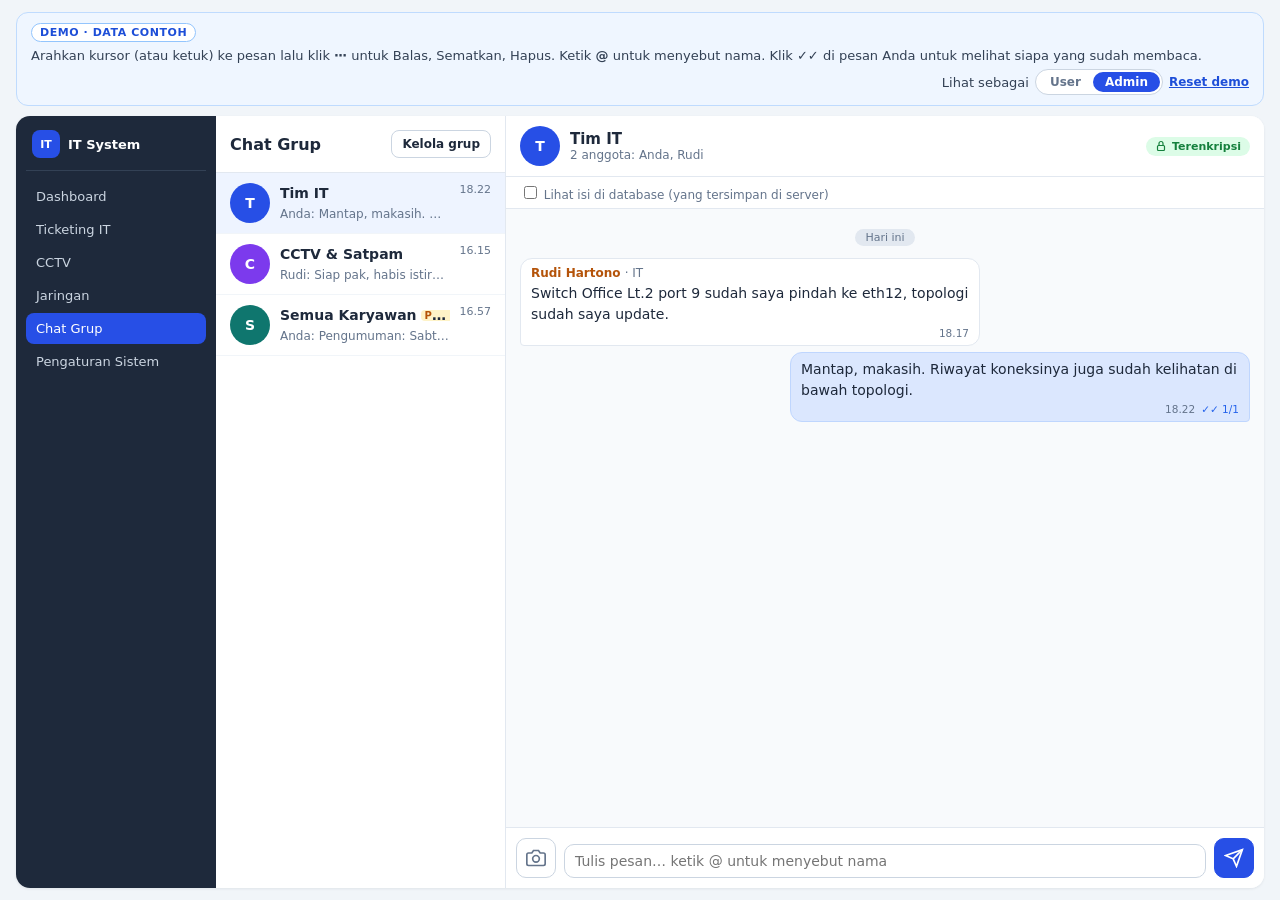
<file: assets/demo/chat.html>
<!doctype html><html lang="id"><head><meta charset="utf-8"><meta name="viewport" content="width=device-width,initial-scale=1"><title>Chat Grup (demo)</title>
<style>body{margin:0;font:14px system-ui}img{max-width:100%}[hidden]{display:none!important}</style>
<style>
/* Replika tampilan IT System (tema terang, seperti aplikasinya): sidebar gelap, daftar grup + ruang chat. */
:root {
  --bg: #f1f5f9; --panel: #ffffff; --ink: #1e293b; --muted: #64748b; --line: #e2e8f0;
  --brand: #274fe6; --brand-d: #1f3dd1; --brand-50: #eef4ff; --brand-100: #dbe7fe;
  --side: #1e293b; --side-ink: #cbd5e1; --mine: #dbe7fe; --theirs: #ffffff;
  --ok: #15803d; --ok-bg: #dcfce7; --warn: #b45309; --warn-bg: #fef3c7; --bad: #b91c1c; --bad-bg: #fee2e2;
  --demo: #1d4ed8; --demo-bg: #eff6ff; --mention: #fef08a;
  --font: ui-sans-serif, system-ui, -apple-system, "Segoe UI", Roboto, sans-serif;
  --mono: ui-monospace, "Cascadia Mono", Consolas, monospace;
  color-scheme: light;
}
html, body { height: 100%; }
body { background: var(--bg); color: var(--ink); font-family: var(--font); padding-left: max(16px, env(safe-area-inset-left, 0px)); padding-right: max(16px, env(safe-area-inset-right, 0px)); padding-block: 12px; box-sizing: border-box; display: flex; flex-direction: column; gap: 10px; }
*, *::before, *::after { box-sizing: border-box; }
button, input, select, textarea { font: inherit; color: inherit; }
button { cursor: pointer; }
:focus-visible { outline: 2px solid var(--brand); outline-offset: 2px; }

.demo-head { display: flex; flex-wrap: wrap; gap: 6px 14px; align-items: center; background: var(--demo-bg); border: 1px solid #bfdbfe; border-radius: 12px; padding: 10px 14px; font-size: 13px; color: #334155; }
.demo-chip { font-size: 11px; letter-spacing: .05em; text-transform: uppercase; font-weight: 700; color: var(--demo); border: 1px solid #93c5fd; border-radius: 999px; padding: 2px 8px; background: #fff; }
.demo-head .who { margin-left: auto; display: flex; flex-wrap: wrap; gap: 6px; align-items: center; }
.seg { display: inline-flex; background: #fff; border: 1px solid #cbd5e1; border-radius: 999px; padding: 2px; }
.seg button { border: 0; background: none; padding: 3px 12px; border-radius: 999px; font-size: 12px; font-weight: 600; color: var(--muted); }
.seg button[aria-pressed="true"] { background: var(--brand); color: #fff; }
.linkbtn { border: 0; background: none; color: var(--demo); font-weight: 600; text-decoration: underline; padding: 0; font-size: 12px; }

.app { flex: 1; min-height: 540px; display: grid; grid-template-columns: 200px 290px 1fr; background: var(--panel); border-radius: 14px; overflow: hidden; box-shadow: 0 1px 3px rgba(15,23,42,.08); position: relative; }
.nav { background: var(--side); color: var(--side-ink); padding: 14px 10px; display: flex; flex-direction: column; gap: 2px; font-size: 13px; }
.nav .brandrow { display: flex; align-items: center; gap: 8px; color: #fff; font-weight: 600; padding: 0 6px 12px; border-bottom: 1px solid #334155; margin-bottom: 8px; }
.nav .logo { width: 28px; height: 28px; border-radius: 8px; background: var(--brand); display: grid; place-items: center; font-size: 11px; font-weight: 700; }
.nav a { display: flex; align-items: center; gap: 10px; padding: 8px 10px; border-radius: 8px; color: var(--side-ink); text-decoration: none; }
.nav a.on { background: var(--brand); color: #fff; }
.cnt { margin-left: auto; background: #ef4444; color: #fff; font-size: 10px; font-weight: 700; border-radius: 999px; padding: 1px 6px; }

.groups { border-right: 1px solid var(--line); display: flex; flex-direction: column; min-width: 0; }
.groups header { padding: 14px; border-bottom: 1px solid var(--line); display: flex; align-items: center; gap: 8px; }
.groups header h2 { margin: 0; font-size: 16px; }
.btn { border: 1px solid #cbd5e1; background: #fff; border-radius: 8px; padding: 6px 10px; font-size: 12px; font-weight: 600; }
.btn:hover { background: #f8fafc; }
.btn.pri { background: var(--brand); border-color: var(--brand); color: #fff; }
.btn.pri:hover { background: var(--brand-d); }
.btn.danger { color: var(--bad); border-color: #fecaca; }
.glist { overflow-y: auto; flex: 1; }
.gitem { width: 100%; text-align: left; border: 0; background: none; display: grid; grid-template-columns: 40px 1fr auto; gap: 2px 10px; padding: 10px 14px; border-bottom: 1px solid #f1f5f9; align-items: center; }
.gitem:hover { background: #f8fafc; }
.gitem.on { background: var(--brand-50); }
.av { width: 40px; height: 40px; border-radius: 50%; display: grid; place-items: center; font-weight: 700; font-size: 14px; color: #fff; grid-row: span 2; flex-shrink: 0; }
.gitem b { font-size: 14px; overflow: hidden; text-overflow: ellipsis; white-space: nowrap; }
.gitem .last { grid-column: 2; font-size: 12px; color: var(--muted); overflow: hidden; text-overflow: ellipsis; white-space: nowrap; }
.gitem .t { font-size: 11px; color: var(--muted); align-self: start; }
.gitem .badges { grid-column: 3; justify-self: end; display: flex; gap: 4px; }
.gitem .unread { background: var(--brand); color: #fff; font-size: 10px; font-weight: 700; border-radius: 999px; padding: 1px 6px; }
.gitem .at { background: #f59e0b; color: #fff; font-size: 10px; font-weight: 700; border-radius: 999px; padding: 1px 5px; }
.tag { font-size: 10px; font-weight: 700; color: var(--warn); background: var(--warn-bg); border-radius: 4px; padding: 0 4px; margin-left: 4px; vertical-align: 1px; }

.room { display: flex; flex-direction: column; min-width: 0; background: #f8fafc; }
.room > header { background: #fff; border-bottom: 1px solid var(--line); padding: 10px 14px; display: flex; align-items: center; gap: 10px; }
.room header .meta { min-width: 0; flex: 1; }
.room header b { display: block; font-size: 15px; }
.room header small { color: var(--muted); font-size: 12px; display: block; overflow: hidden; text-overflow: ellipsis; white-space: nowrap; }
.lock { display: inline-flex; align-items: center; gap: 5px; font-size: 11px; font-weight: 600; color: var(--ok); background: var(--ok-bg); border-radius: 999px; padding: 3px 9px; white-space: nowrap; }
.pinbar { display: flex; gap: 8px; align-items: center; background: #fffbeb; border-bottom: 1px solid #fde68a; padding: 7px 14px; font-size: 13px; }
.pinbar button.go { border: 0; background: none; text-align: left; flex: 1; min-width: 0; padding: 0; overflow: hidden; text-overflow: ellipsis; white-space: nowrap; }
.opts { padding: 6px 14px; font-size: 12px; color: var(--muted); background: #fff; border-bottom: 1px solid var(--line); display: flex; flex-wrap: wrap; gap: 4px 16px; }
.msgs { flex: 1; overflow-y: auto; padding: 14px; display: flex; flex-direction: column; gap: 6px; }
.day { align-self: center; font-size: 11px; color: var(--muted); background: #e2e8f0; border-radius: 999px; padding: 2px 10px; margin: 6px 0; }
.sys { align-self: center; font-size: 12px; color: var(--muted); text-align: center; max-width: 85%; background: #eef2f7; border-radius: 8px; padding: 3px 10px; }
.m { position: relative; max-width: min(72%, 460px); background: var(--theirs); border: 1px solid var(--line); border-radius: 12px 12px 12px 4px; padding: 6px 10px 4px; align-self: flex-start; font-size: 14px; line-height: 1.45; overflow-wrap: anywhere; }
.m.me { align-self: flex-end; background: var(--mine); border-color: #bfd6fe; border-radius: 12px 12px 4px 12px; }
.m.flash { box-shadow: 0 0 0 3px #fde047; }
.m .from { font-size: 12px; font-weight: 700; margin-bottom: 1px; padding-right: 22px; }
.m .foot { display: flex; gap: 6px; justify-content: flex-end; align-items: center; font-size: 10.5px; color: var(--muted); margin-top: 2px; font-variant-numeric: tabular-nums; }
.m .readbtn { border: 0; background: none; padding: 0; font-size: 10.5px; color: var(--muted); }
.m .readbtn.all { color: #2563eb; }
.m img { display: block; border-radius: 8px; margin: 4px 0 2px; max-height: 240px; width: auto; cursor: zoom-in; }
.m .size { font-size: 10.5px; color: var(--muted); }
.m .del { font-style: italic; color: var(--muted); }
.m .cipher { display: none; font-family: var(--mono); font-size: 10.5px; color: #7c3aed; background: #f5f3ff; border-radius: 6px; padding: 4px 6px; margin-top: 4px; word-break: break-all; }
.show-cipher .m .cipher { display: block; }
.m .quote { border-left: 3px solid var(--brand); background: rgba(39,79,230,.06); border-radius: 4px; padding: 3px 8px; margin: 2px 0 4px; font-size: 12.5px; cursor: pointer; }
.m .quote b { display: block; font-size: 11.5px; color: var(--brand); }
.mention { background: var(--mention); border-radius: 3px; padding: 0 2px; font-weight: 600; }
.m .more { position: absolute; top: 3px; right: 4px; border: 0; background: none; width: 22px; height: 22px; border-radius: 6px; color: var(--muted); opacity: 0; font-size: 15px; line-height: 1; }
.m:hover .more, .m:focus-within .more, .m .more[aria-expanded="true"] { opacity: 1; }
@media (hover: none) { .m .more { opacity: .7; } }
.m .more:hover { background: rgba(15,23,42,.06); }
.card { display: flex; gap: 10px; align-items: flex-start; border: 1px solid var(--line); border-radius: 10px; background: #fff; padding: 8px 10px; margin: 4px 0 2px; text-decoration: none; color: inherit; }
.card:hover { border-color: #93b9fd; }
.card .ci { width: 34px; height: 34px; border-radius: 8px; display: grid; place-items: center; flex-shrink: 0; font-weight: 700; font-size: 11px; }
.card b { display: block; font-size: 13px; }
.card small { display: block; font-size: 12px; color: var(--muted); }
.card .open { font-size: 12px; color: var(--brand); font-weight: 600; margin-top: 2px; display: block; }

.menu { position: absolute; background: #fff; border: 1px solid var(--line); border-radius: 12px; box-shadow: 0 8px 24px rgba(15,23,42,.16); padding: 6px; display: flex; flex-direction: column; min-width: 190px; z-index: 30; }
.menu button { border: 0; background: none; display: flex; align-items: center; gap: 10px; padding: 8px 10px; border-radius: 8px; text-align: left; font-size: 13.5px; }
.menu button:hover, .menu button:focus-visible { background: var(--brand-50); }
.menu button.red { color: var(--bad); }
.menu button:disabled { color: #94a3b8; cursor: not-allowed; background: none; }
.menu svg { width: 18px; height: 18px; color: var(--brand); flex-shrink: 0; }
.menu small { display: block; font-size: 11.5px; color: var(--muted); }
.menu h5 { margin: 4px 10px 2px; font-size: 11px; text-transform: uppercase; letter-spacing: .05em; color: var(--muted); }
.menu .ppl { font-size: 13px; padding: 2px 10px; display: flex; justify-content: space-between; gap: 10px; }
.menu .ppl span { color: var(--muted); font-size: 12px; }

.typing { font-size: 12px; color: var(--muted); padding: 0 14px 4px; min-height: 18px; }
.replybar, .pending { display: flex; gap: 10px; align-items: center; font-size: 12.5px; padding: 6px 10px; border-top: 1px solid var(--line); background: #fff; }
.replybar .q { border-left: 3px solid var(--brand); padding-left: 8px; min-width: 0; flex: 1; overflow: hidden; text-overflow: ellipsis; white-space: nowrap; }
.replybar .q b { color: var(--brand); }
.pending { background: var(--warn-bg); color: var(--warn); border-color: #fde68a; }
.pending img { width: 44px; height: 44px; object-fit: cover; border-radius: 6px; }
.compose { background: #fff; border-top: 1px solid var(--line); padding: 10px; display: flex; gap: 8px; align-items: flex-end; position: relative; }
.compose textarea { flex: 1; min-width: 0; resize: none; border: 1px solid #cbd5e1; border-radius: 10px; padding: 8px 10px; font-size: 14px; max-height: 120px; }
.readonly { background: #fff; border-top: 1px solid var(--line); padding: 14px; font-size: 13px; color: var(--muted); text-align: center; }
.icon-btn { width: 40px; height: 40px; border-radius: 10px; border: 1px solid #cbd5e1; background: #fff; display: grid; place-items: center; flex-shrink: 0; color: var(--muted); }
.icon-btn.send { background: var(--brand); border-color: var(--brand); color: #fff; }
.icon-btn svg { width: 20px; height: 20px; }
.icon-btn.back { display: none; }
.mentions { position: absolute; bottom: calc(100% + 4px); left: 58px; }

.panel { position: fixed; inset: 0; background: rgba(15,23,42,.45); display: flex; align-items: center; justify-content: center; padding: 16px; z-index: 50; }
.panel .box { background: #fff; border-radius: 14px; width: min(680px, 100%); max-height: 88vh; overflow-y: auto; padding: 18px; display: flex; flex-direction: column; gap: 16px; }
.panel h3 { margin: 0; font-size: 17px; }
.panel h4 { margin: 0 0 6px; font-size: 13px; color: var(--muted); text-transform: uppercase; letter-spacing: .05em; }
.row { display: flex; flex-wrap: wrap; gap: 8px; align-items: center; }
.row input[type=text], .row select { border: 1px solid #cbd5e1; border-radius: 8px; padding: 6px 10px; min-width: 0; }
.members { display: grid; grid-template-columns: repeat(auto-fill, minmax(180px, 1fr)); gap: 6px; }
.members label { display: flex; gap: 8px; align-items: center; font-size: 13px; border: 1px solid var(--line); border-radius: 8px; padding: 6px 8px; }
.members label small { color: var(--muted); display: block; font-size: 11px; }
.members label.off { opacity: .55; }
.stats { display: grid; grid-template-columns: repeat(auto-fit, minmax(140px, 1fr)); gap: 8px; }
.stat { border: 1px solid var(--line); border-radius: 10px; padding: 10px; }
.stat span { font-size: 12px; color: var(--muted); }
.stat b { display: block; font-size: 20px; font-variant-numeric: tabular-nums; }
.bar { height: 8px; background: #e2e8f0; border-radius: 999px; overflow: hidden; }
.bar i { display: block; height: 100%; background: var(--brand); }
.note { font-size: 12px; color: var(--muted); line-height: 1.5; }
.alert { border: 1px solid #fecaca; background: var(--bad-bg); color: #7f1d1d; border-radius: 10px; padding: 10px 12px; font-size: 13px; line-height: 1.5; }
.okline { color: var(--ok); font-size: 12px; font-weight: 600; }
.notif { position: fixed; top: calc(14px + env(safe-area-inset-top, 0px)); right: max(16px, env(safe-area-inset-right, 0px)); width: min(340px, calc(100% - 32px)); background: #fff; border: 1px solid var(--line); border-left: 4px solid var(--brand); border-radius: 12px; box-shadow: 0 10px 30px rgba(15,23,42,.18); padding: 10px 12px; z-index: 65; display: flex; gap: 10px; text-align: left; }
.notif.at { border-left-color: #f59e0b; }
.notif b { display: block; font-size: 13px; }
.notif span { font-size: 13px; color: #334155; display: block; overflow: hidden; text-overflow: ellipsis; white-space: nowrap; }
.notif small { font-size: 11px; color: var(--muted); }
.notif .av { display: grid; color: #fff; font-size: 13px; }
.toast { position: fixed; right: max(16px, env(safe-area-inset-right, 0px)); bottom: calc(16px + env(safe-area-inset-bottom, 0px)); background: #0f172a; color: #fff; font-size: 13px; border-radius: 10px; padding: 10px 14px; z-index: 60; max-width: min(380px, calc(100% - 32px)); }
.lightbox { position: fixed; inset: 0; background: rgba(2,6,23,.85); display: flex; align-items: center; justify-content: center; z-index: 70; padding: 16px; }
.lightbox img { max-height: 90vh; border-radius: 8px; }
.bnav { display: none; }

@media (max-width: 960px) { .app { grid-template-columns: 260px 1fr; } .nav { display: none; } }
@media (max-width: 640px) {
  .app { grid-template-columns: 1fr; min-height: 600px; padding-bottom: 56px; }
  .app.in-room .groups { display: none; }
  .app:not(.in-room) .room { display: none; }
  .icon-btn.back { display: grid; }
  .m { max-width: 86%; }
  .demo-head .who { margin-left: 0; }
  .bnav { display: grid; grid-template-columns: repeat(4, 1fr); position: absolute; left: 0; right: 0; bottom: 0; height: 56px; background: #fff; border-top: 1px solid var(--line); }
  .bnav span { display: flex; flex-direction: column; align-items: center; justify-content: center; font-size: 11px; color: var(--muted); position: relative; }
  .bnav span.on { color: var(--brand); font-weight: 600; }
  .bnav .cnt { position: absolute; top: 5px; left: calc(50% + 6px); margin: 0; }
}
@media (prefers-reduced-motion: no-preference) { .m.new { animation: pop .18s ease-out; } @keyframes pop { from { transform: translateY(4px); opacity: .4; } } .notif { animation: slide .2s ease-out; } @keyframes slide { from { transform: translateY(-8px); opacity: 0; } } }
/* Dipasang di demo IT Asset Management (menu Chat Grup): tanpa header demo & sidebar tiruan. */
body.embed { padding: 0; }
body.embed .demo-head, body.embed .app > .nav { display: none; }
body.embed .app { grid-template-columns: 290px 1fr; border-radius: 0; min-height: 100%; height: 100%; box-shadow: none; }
@media (max-width: 640px) { body.embed .app { grid-template-columns: 1fr; padding-bottom: 0; } body.embed .bnav { display: none; } }
</style>

</head><body>
<div class="demo-head">
  <span class="demo-chip">Demo · data contoh</span>
  <span>Arahkan kursor (atau ketuk) ke pesan lalu klik <b>⋯</b> untuk Balas, Sematkan, Hapus. Ketik <b>@</b> untuk menyebut nama. Klik <b>✓✓</b> di pesan Anda untuk melihat siapa yang sudah membaca.</span>
  <span class="who">Lihat sebagai
    <span class="seg" role="group" aria-label="Peran"><button type="button" id="asUser" aria-pressed="false">User</button><button type="button" id="asAdmin" aria-pressed="true">Admin</button></span>
    <button type="button" class="linkbtn" id="resetDemo">Reset demo</button>
  </span>
</div>

<div class="app" id="app">
  <nav class="nav" aria-label="Menu">
    <div class="brandrow"><span class="logo">IT</span> IT System</div>
    <a href="#" tabindex="-1">Dashboard</a>
    <a href="#" tabindex="-1">Ticketing IT</a>
    <a href="#" tabindex="-1">CCTV</a>
    <a href="#" tabindex="-1">Jaringan</a>
    <a href="#" class="on" tabindex="-1">Chat Grup <span class="cnt" id="navCnt" hidden></span></a>
    <a href="#" tabindex="-1">Pengaturan Sistem</a>
  </nav>

  <section class="groups" aria-label="Daftar grup">
    <header><h2>Chat Grup</h2><span style="flex:1"></span><button type="button" class="btn" id="btnManage">Kelola grup</button></header>
    <div class="glist" id="glist"></div>
  </section>

  <section class="room" aria-label="Percakapan">
    <header>
      <button type="button" class="icon-btn back" id="btnBack" aria-label="Kembali ke daftar grup"><svg viewBox="0 0 24 24" fill="none" stroke="currentColor" stroke-width="2"><path d="M15 18l-6-6 6-6"/></svg></button>
      <span class="av" id="rAv"></span>
      <span class="meta"><b id="rName"></b><small id="rSub"></small></span>
      <span class="lock" title="Pesan & foto disimpan terenkripsi AES-256 di server"><svg width="12" height="12" viewBox="0 0 24 24" fill="none" stroke="currentColor" stroke-width="2.4"><rect x="5" y="11" width="14" height="10" rx="2"/><path d="M8 11V7a4 4 0 0 1 8 0v4"/></svg>Terenkripsi</span>
    </header>
    <div class="pinbar" id="pinbar" hidden></div>
    <div class="opts">
      <label><input type="checkbox" id="chkCipher"> Lihat isi di database (yang tersimpan di server)</label>
    </div>
    <div class="msgs" id="msgs" aria-live="polite"></div>
    <div class="typing" id="typing"></div>
    <div class="replybar" id="replybar" hidden></div>
    <div class="pending" id="pending" hidden></div>
    <div class="readonly" id="readonly" hidden>📢 Grup pengumuman: hanya admin yang dapat mengirim pesan di sini.</div>
    <form class="compose" id="compose">
      <input type="file" id="fileCam" accept="image/*" capture="environment" hidden>
      <input type="file" id="file" accept="image/*" hidden>
      <button type="button" class="icon-btn" id="btnPhoto" aria-label="Lampirkan" aria-haspopup="menu" aria-expanded="false" title="Foto / bagikan"><svg viewBox="0 0 24 24" fill="none" stroke="currentColor" stroke-width="2"><path d="M23 19a2 2 0 0 1-2 2H3a2 2 0 0 1-2-2V8a2 2 0 0 1 2-2h4l2-3h6l2 3h4a2 2 0 0 1 2 2z"/><circle cx="12" cy="13" r="4"/></svg></button>
      <textarea id="txt" rows="1" placeholder="Tulis pesan… ketik @ untuk menyebut nama" aria-label="Pesan"></textarea>
      <button type="submit" class="icon-btn send" aria-label="Kirim"><svg viewBox="0 0 24 24" fill="none" stroke="currentColor" stroke-width="2"><path d="M22 2 11 13"/><path d="M22 2 15 22l-4-9-9-4z"/></svg></button>
      <div class="menu" id="photoMenu" role="menu" hidden style="bottom:calc(100% + 6px);left:10px">
        <button type="button" role="menuitem" id="pmCam"><svg viewBox="0 0 24 24" fill="none" stroke="currentColor" stroke-width="2"><path d="M23 19a2 2 0 0 1-2 2H3a2 2 0 0 1-2-2V8a2 2 0 0 1 2-2h4l2-3h6l2 3h4a2 2 0 0 1 2 2z"/><circle cx="12" cy="13" r="4"/></svg><span>Buka kamera<small>Potret langsung dari HP</small></span></button>
        <button type="button" role="menuitem" id="pmFile"><svg viewBox="0 0 24 24" fill="none" stroke="currentColor" stroke-width="2"><rect x="3" y="3" width="18" height="18" rx="2"/><circle cx="8.5" cy="8.5" r="1.5"/><path d="m21 15-5-5L5 21"/></svg><span>Pilih dari galeri / file<small>Foto yang sudah ada atau screenshot</small></span></button>
        <button type="button" role="menuitem" id="pmShare"><svg viewBox="0 0 24 24" fill="none" stroke="currentColor" stroke-width="2"><path d="M10 13a5 5 0 0 0 7.5.5l3-3a5 5 0 0 0-7-7l-1.7 1.7"/><path d="M14 11a5 5 0 0 0-7.5-.5l-3 3a5 5 0 0 0 7 7l1.7-1.7"/></svg><span>Bagikan tiket / aset<small>Kirim kartu yang bisa diklik</small></span></button>
      </div>
      <div class="menu mentions" id="mentionMenu" role="listbox" hidden></div>
    </form>
  </section>

  <div class="bnav" aria-hidden="true"><span>Aset Saya</span><span>Tiket IT</span><span class="on">Chat<b class="cnt" id="bnCnt" hidden></b></span><span>Ext Telp</span></div>
</div>

<div class="menu" id="msgMenu" role="menu" hidden></div>

<div class="panel" id="sharePanel" hidden>
  <div class="box" role="dialog" aria-modal="true" aria-labelledby="sTitle">
    <div class="row"><h3 id="sTitle">Bagikan ke grup</h3><span style="flex:1"></span><button type="button" class="btn" data-close>Tutup</button></div>
    <p class="note" style="margin:0">Di aplikasi asli, tombol <b>Bagikan ke grup</b> juga ada di halaman detail tiket dan aset.</p>
    <div class="members" id="shareList"></div>
  </div>
</div>

<div class="panel" id="manage" hidden>
  <div class="box" role="dialog" aria-modal="true" aria-labelledby="mTitle">
    <div class="row"><h3 id="mTitle">Kelola grup chat</h3><span style="flex:1"></span><button type="button" class="btn" data-close>Tutup</button></div>
    <div>
      <h4>Grup</h4>
      <div class="row"><select id="mGroup" aria-label="Pilih grup"></select><button type="button" class="btn danger" id="mDel">Hapus grup</button></div>
      <div class="row" style="margin-top:8px"><input type="text" id="mNew" placeholder="Nama grup baru, mis. Tim Produksi" aria-label="Nama grup baru" style="flex:1"><button type="button" class="btn pri" id="mAdd">Buat grup</button></div>
      <div class="row" style="margin-top:8px"><label class="note"><input type="checkbox" id="mAnn"> <b>Grup pengumuman</b>: hanya admin yang boleh menulis, user hanya membaca</label></div>
    </div>
    <div>
      <h4>Anggota <span id="mCount" style="text-transform:none;letter-spacing:0"></span></h4>
      <div class="row" style="margin-bottom:6px"><button type="button" class="btn" id="mAll">Pilih semua</button><button type="button" class="btn" id="mNone">Kosongkan</button><span class="note" id="mAuto"></span></div>
      <div class="members" id="mMembers"></div>
      <p class="note">User yang <b>dinonaktifkan</b> di Management User otomatis keluar dari semua grup dan tidak bisa membaca chat lagi. Coba di demo: <button type="button" class="linkbtn" id="mOff">nonaktifkan Agus Wijaya</button></p>
    </div>
    <div>
      <h4>Kunci enkripsi</h4>
      <div class="alert"><b>Simpan cadangan kunci di tempat terpisah.</b> Semua pesan dan foto chat hanya bisa dibuka dengan kunci ini. Kalau server di-install ulang dan kuncinya hilang, chat lama <b>tidak bisa dibuka lagi</b>, walaupun database sudah di-backup.</div>
      <div class="row" style="margin-top:8px"><button type="button" class="btn pri" id="mKey">Unduh cadangan kunci</button><span class="note" id="mKeyInfo">Belum pernah dicadangkan.</span></div>
    </div>
    <div>
      <h4>Penyimpanan chat</h4>
      <div class="stats" id="mStats"></div>
      <div class="bar" style="margin-top:8px" aria-hidden="true"><i id="mBar"></i></div>
      <p class="note">Foto otomatis dikecilkan di HP/PC sebelum dikirim (maks. 1600 px, ±200–400 KB). Foto berumur lebih dari <b><span id="mDays">90</span> hari</b> dihapus otomatis tiap malam; teks pesannya tetap ada.</p>
      <div class="row"><label class="note" for="mRet">Simpan foto selama</label><select id="mRet"><option>30</option><option>60</option><option selected>90</option><option>180</option><option>365</option></select><span class="note">hari</span></div>
    </div>
  </div>
</div>

<div class="lightbox" id="lightbox" hidden><img id="lbImg" alt="Foto chat"></div>
<button type="button" class="notif" id="notif" hidden></button>
<div class="toast" id="toast" hidden></div>

<script>
(function () {
  'use strict';
  var USERS = [
    { id: 1, name: 'Admin IT', dept: 'IT', admin: true },
    { id: 2, name: 'Rudi Hartono', dept: 'IT' },
    { id: 3, name: 'Siti Aminah', dept: 'Finance' },
    { id: 4, name: 'Agus Wijaya', dept: 'HRD' },
    { id: 5, name: 'Dedi Kurnia', dept: 'Satpam' },
    { id: 6, name: 'Wahyu Pratama', dept: 'Satpam' },
    { id: 7, name: 'Sari Dewi', dept: 'PPIC' },
    { id: 8, name: 'Budi Santoso', dept: 'Produksi' },
    { id: 9, name: 'Rina Kartika', dept: 'Gudang' }
  ];
  var BOT = { id: 0, name: 'IT System', dept: 'otomatis' };
  var TICKETS = [
    { type: 'tiket', ref: 'TCK-20261020-0012', title: 'Printer Office Lt.2 tidak bisa mencetak', sub: 'Sari Dewi · PPIC · Menunggu' },
    { type: 'tiket', ref: 'TCK-20261019-0009', title: 'Laptop lambat saat buka Excel besar', sub: 'Siti Aminah · Finance · Proses' },
    { type: 'aset', ref: 'DG/SW/002', title: 'Switch Office Lt.2 (TP-Link TL-SG1016D)', sub: 'Office Lt.2 · 16 port · 5 terpakai' },
    { type: 'aset', ref: 'DG/CCTV/016', title: 'D16 Belakang Washing', sub: 'Pagar Washing · NVR-02 ch 16' }
  ];
  var COLORS = ['#274fe6', '#0f766e', '#b45309', '#7c3aed', '#be123c', '#0369a1', '#4d7c0f'];
  var byUser = {}; USERS.forEach(function (u) { byUser[u.id] = u; }); byUser[0] = BOT;
  var $ = function (id) { return document.getElementById(id); };
  var esc = function (s) { return String(s == null ? '' : s).replace(/[&<>"']/g, function (c) { return { '&': '&amp;', '<': '&lt;', '>': '&gt;', '"': '&quot;', "'": '&#39;' }[c]; }); };
  var kb = function (n) { return n >= 1073741824 ? (n / 1073741824).toFixed(1).replace('.', ',') + ' GB' : n >= 1048576 ? (n / 1048576).toFixed(1).replace('.', ',') + ' MB' : Math.max(1, Math.round(n / 1024)) + ' KB'; };
  var pad = function (n) { return ('0' + n).slice(-2); };
  var hm = function (t) { var d = new Date(t); return pad(d.getHours()) + '.' + pad(d.getMinutes()); };
  var first = function (u) { return u.name.split(' ')[0]; };

  // Foto contoh temuan checklist (digambar di kanvas, tanpa file luar).
  function samplePhoto() {
    var c = document.createElement('canvas'); c.width = 640; c.height = 400; var x = c.getContext('2d');
    var g = x.createLinearGradient(0, 0, 0, 400); g.addColorStop(0, '#3f4a5a'); g.addColorStop(1, '#1f2933'); x.fillStyle = g; x.fillRect(0, 0, 640, 400);
    x.save(); x.translate(320, 220); x.rotate(-0.22); x.fillStyle = '#6b7c8f'; x.fillRect(-260, -40, 520, 120); x.fillStyle = '#8fa1b3'; x.fillRect(-260, -40, 520, 18); x.restore();
    x.fillStyle = 'rgba(0,0,0,.55)'; x.fillRect(0, 0, 640, 30); x.fillStyle = '#fff'; x.font = '15px monospace'; x.fillText('D16-BELAKANG WASHING 2   20-10-2026 06:02:17', 12, 20);
    x.strokeStyle = '#f59e0b'; x.lineWidth = 4; x.setLineDash([10, 8]); x.strokeRect(30, 60, 580, 300);
    return c.toDataURL('image/jpeg', 0.7);
  }

  function seed() {
    var now = Date.now(), h = 3600e3;
    return {
      me: 1, retention: 90, nextId: 100, keyBackup: 0, off: [],
      groups: [
        { id: 1, name: 'Tim IT', members: [1, 2], all: false, color: 0, announce: false, pinned: 0 },
        { id: 2, name: 'CCTV & Satpam', members: [1, 2, 3, 5, 6], all: false, color: 3, announce: false, pinned: 0 },
        { id: 3, name: 'Semua Karyawan', members: [], all: true, color: 1, announce: true, pinned: 2 }
      ],
      msgs: [
        { id: 1, g: 3, u: 1, t: now - 50 * h, text: 'Selamat pagi semua. Mulai hari ini ada menu Chat Grup di IT System, bisa dibuka dari HP maupun PC.', readers: [1, 2, 3, 4, 5, 6, 7, 8] },
        { id: 2, g: 3, u: 1, t: now - 26 * h, text: 'Pengumuman: Sabtu 25 Oktober pukul 08.00–12.00 ada pemeliharaan jaringan. Internet & sistem tidak bisa diakses selama jam tersebut.', readers: [1, 2, 3, 5, 7, 8] },
        { id: 3, g: 2, u: 0, t: now - 3.2 * h, text: '', card: { type: 'temuan', ref: 'Checklist Pagi 20/10/2026', title: 'D16 Belakang Washing: Posisi / arah bergeser', sub: 'Dicek Dedi Kurnia · masuk ke Laporan petugas' }, img: '@sample', size: 61000, orig: 2900000, readers: [1, 2, 5, 6] },
        { id: 4, g: 2, u: 5, t: now - 3 * h, text: 'Pak, kamera D16 Belakang Washing posisinya miring, sepertinya kena angin semalam.', readers: [1, 2, 5, 6] },
        { id: 5, g: 2, u: 1, t: now - 2.8 * h, text: '@Rudi tolong dibetulkan ya, sudah masuk laporan dari checklist.', reply: 4, readers: [1, 2, 5] },
        { id: 6, g: 2, u: 2, t: now - 2.7 * h, text: 'Siap pak, habis istirahat saya bawa tangga.', reply: 5, readers: [1, 2, 5, 6] },
        { id: 7, g: 1, u: 2, t: now - 40 * 60e3, text: 'Switch Office Lt.2 port 9 sudah saya pindah ke eth12, topologi sudah saya update.', readers: [1, 2] },
        { id: 8, g: 1, u: 1, t: now - 35 * 60e3, text: 'Mantap, makasih. Riwayat koneksinya juga sudah kelihatan di bawah topologi.', readers: [1, 2] }
      ],
      read: { 1: 8, 2: 6, 3: 2 }
    };
  }
  var EMBED = /[?&]embed=1/.test(location.search), ROLE = (location.search.match(/[?&]role=(\w+)/) || [])[1];
  if (EMBED) document.body.classList.add('embed');
  var S;
  try { S = JSON.parse(localStorage.getItem('chatDemo2') || 'null'); } catch (e) { S = null; }
  if (!S || !S.groups) S = seed();
  if (ROLE) S.me = ROLE === 'admin' ? 1 : 3;
  var SAMPLE = samplePhoto();
  function save() { try { localStorage.setItem('chatDemo2', JSON.stringify(S)); } catch (e) { /* kuota browser penuh: demo tetap jalan */ } }

  var cur = 1, pend = null, replyTo = 0, cipherCache = {};
  var me = function () { return byUser[S.me]; };
  var isAdmin = function () { return !!me().admin; };
  var active = function (id) { return S.off.indexOf(id) < 0; };
  var members = function (g) { return (g.all ? USERS.map(function (u) { return u.id; }) : g.members).filter(active); };
  var grp = function (id) { return S.groups.filter(function (g) { return g.id === id; })[0]; };
  var myGroups = function () { return S.groups.filter(function (g) { return members(g).indexOf(S.me) >= 0; }); };
  var gMsgs = function (gid) { return S.msgs.filter(function (m) { return m.g === gid; }); };
  var msg = function (id) { return S.msgs.filter(function (m) { return m.id === id; })[0]; };
  var canWrite = function (g) { return !g.announce || isAdmin(); };
  var mentionsMe = function (m) { return m.text && new RegExp('@' + first(me()) + '\\b', 'i').test(m.text); };

  // ---- Enkripsi sungguhan (AES-256-GCM) untuk memperlihatkan bentuk data di server ----
  var KEY = null;
  if (window.crypto && crypto.subtle) crypto.subtle.generateKey({ name: 'AES-GCM', length: 256 }, false, ['encrypt']).then(function (k) { KEY = k; renderMsgs(); }).catch(function () {});
  function cipherOf(m) {
    if (cipherCache[m.id]) return cipherCache[m.id];
    if (!KEY) return '…';
    cipherCache[m.id] = '…';
    var iv = crypto.getRandomValues(new Uint8Array(12));
    crypto.subtle.encrypt({ name: 'AES-GCM', iv: iv }, KEY, new TextEncoder().encode(m.text || '[lampiran]')).then(function (buf) {
      var all = new Uint8Array(12 + buf.byteLength); all.set(iv); all.set(new Uint8Array(buf), 12);
      var s = ''; all.forEach(function (b) { s += String.fromCharCode(b); });
      cipherCache[m.id] = btoa(s);
      var el = document.querySelector('.m[data-id="' + m.id + '"] .cipher'); if (el) el.textContent = cipherCache[m.id] + (m.img ? '  + file foto .enc' : '');
    });
    return '…';
  }

  // ---- Teks pesan: escape, sebut nama disorot ----
  function fmt(text, gid) {
    var names = members(grp(gid) || { members: [] }).map(function (id) { return first(byUser[id]); });
    return esc(text).replace(/@([A-Za-z]+)/g, function (all, n) { return names.some(function (x) { return x.toLowerCase() === n.toLowerCase(); }) ? '<span class="mention">' + all + '</span>' : all; }).replace(/\n/g, '<br>');
  }
  function snippet(m) { if (!m) return ''; if (m.deleted) return 'Pesan ini dihapus'; if (m.card) return (m.card.type === 'temuan' ? '⚠ ' : '🔗 ') + m.card.title; return (m.img ? '📷 Foto' + (m.text ? ' · ' : '') : '') + (m.text || ''); }

  // ---- Daftar grup & angka belum dibaca ----
  function unread(g) { var r = S.read[g.id] || 0; return gMsgs(g.id).filter(function (m) { return m.id > r && m.u !== S.me; }); }
  function renderGroups() {
    var gs = myGroups().sort(function (a, b) { var la = gMsgs(a.id).slice(-1)[0], lb = gMsgs(b.id).slice(-1)[0]; return (lb ? lb.t : 0) - (la ? la.t : 0); });
    if (gs.length && !gs.some(function (g) { return g.id === cur; })) cur = gs[0].id;
    var total = 0;
    $('glist').innerHTML = gs.map(function (g) {
      var last = gMsgs(g.id).slice(-1)[0], un = g.id === cur && $('app').classList.contains('in-room') ? [] : unread(g), at = un.some(mentionsMe); total += un.length;
      var lt = last ? (last.u === S.me ? 'Anda: ' : first(byUser[last.u]) + ': ') + snippet(last) : 'Belum ada pesan';
      return '<button type="button" class="gitem' + (g.id === cur ? ' on' : '') + '" data-g="' + g.id + '"><span class="av" style="background:' + COLORS[g.color % COLORS.length] + '">' + esc(g.name.charAt(0)) + '</span><b>' + esc(g.name) + (g.announce ? '<span class="tag">PENGUMUMAN</span>' : '') + '</b><span class="t">' + (last ? hm(last.t) : '') + '</span><span class="last">' + esc(lt) + '</span><span class="badges">' + (at ? '<span class="at">@</span>' : '') + (un.length ? '<span class="unread">' + un.length + '</span>' : '') + '</span></button>';
    }).join('') || '<p class="note" style="padding:14px">Anda belum masuk grup mana pun.</p>';
    ['navCnt', 'bnCnt'].forEach(function (id) { $(id).hidden = !total; $(id).textContent = total; });
    Array.prototype.forEach.call(document.querySelectorAll('.gitem'), function (b) { b.onclick = function () { openGroup(+b.dataset.g); }; });
    $('btnManage').hidden = !isAdmin();
  }
  function openGroup(gid, focusMsg) { cur = gid; replyTo = 0; $('app').classList.add('in-room'); renderAll(); if (focusMsg) flash(focusMsg); else if (canWrite(grp(gid))) $('txt').focus(); }

  // ---- Ruang chat ----
  function renderRoom() {
    var g = grp(cur); if (!g) return;
    $('rAv').style.background = COLORS[g.color % COLORS.length]; $('rAv').textContent = g.name.charAt(0);
    $('rName').innerHTML = esc(g.name) + (g.announce ? '<span class="tag">PENGUMUMAN</span>' : '');
    var mem = members(g);
    $('rSub').textContent = (g.all ? 'Semua user terdaftar · ' : '') + mem.length + ' anggota: ' + mem.map(function (id) { return id === S.me ? 'Anda' : first(byUser[id]); }).join(', ');
    var pm = g.pinned && msg(g.pinned);
    $('pinbar').hidden = !(pm && !pm.deleted);
    if (pm && !pm.deleted) {
      $('pinbar').innerHTML = '<span aria-hidden="true">📌</span><button type="button" class="go" id="pinGo"><b>Disematkan:</b> ' + esc(snippet(pm)) + '</button>' + (isAdmin() ? '<button type="button" class="btn" id="pinOff">Lepas</button>' : '');
      $('pinGo').onclick = function () { flash(pm.id); };
      if ($('pinOff')) $('pinOff').onclick = function () { g.pinned = 0; renderAll(); toast('Sematan dilepas.'); };
    }
    var w = canWrite(g);
    $('compose').hidden = !w; $('readonly').hidden = w;
    if (!w) { $('replybar').hidden = true; $('pending').hidden = true; }
    renderReply(); renderMsgs();
  }
  function renderMsgs(newId) {
    var list = gMsgs(cur), box = $('msgs'), lastDay = '', html = '', g = grp(cur);
    if (!g) return;
    var mem = members(g);
    list.forEach(function (m) {
      var d = new Date(m.t), day = d.toDateString();
      if (day !== lastDay) { lastDay = day; html += '<div class="day">' + (new Date().toDateString() === day ? 'Hari ini' : pad(d.getDate()) + '/' + pad(d.getMonth() + 1) + '/' + d.getFullYear()) + '</div>'; }
      if (m.sys) { html += '<div class="sys">' + esc(m.text) + '</div>'; return; }
      var mine = m.u === S.me, u = byUser[m.u], body = '';
      if (m.deleted) body = '<div class="del">🚫 Pesan ini dihapus' + (m.deleted !== m.u ? ' oleh admin' : '') + '</div>';
      else {
        if (m.reply) { var q = msg(m.reply); body += '<div class="quote" data-jump="' + m.reply + '"><b>' + esc(q ? (q.u === S.me ? 'Anda' : byUser[q.u].name) : '') + '</b>' + esc(snippet(q) || 'Pesan tidak ada') + '</div>'; }
        if (m.card) {
          var cc = m.card.type === 'temuan' ? ['#fef3c7', '#b45309', 'CCTV'] : m.card.type === 'tiket' ? ['#dbe7fe', '#1f3dd1', 'TIKET'] : ['#dcfce7', '#15803d', 'ASET'];
          body += '<a href="#" class="card" data-card="' + esc(m.card.ref) + '"><span class="ci" style="background:' + cc[0] + ';color:' + cc[1] + '">' + cc[2] + '</span><span><b>' + esc(m.card.title) + '</b><small>' + esc(m.card.ref) + ' · ' + esc(m.card.sub) + '</small><span class="open">' + (m.card.type === 'temuan' ? 'Buka laporan petugas →' : m.card.type === 'tiket' ? 'Buka tiket →' : 'Buka detail aset →') + '</span></span></a>';
        }
        if (m.img) body += '<img src="' + (m.img === '@sample' ? SAMPLE : m.img) + '" alt="Foto dari ' + esc(u.name) + '" loading="lazy">';
        if (m.text) body += '<div>' + fmt(m.text, m.g) + '</div>';
      }
      var readers = (m.readers || []).filter(function (id) { return id !== m.u && mem.indexOf(id) >= 0; }), others = mem.filter(function (id) { return id !== m.u; });
      var tick = mine && !m.deleted ? '<button type="button" class="readbtn' + (readers.length >= others.length ? ' all' : '') + '" data-read="' + m.id + '" title="Dibaca ' + readers.length + ' dari ' + others.length + '">✓✓ ' + readers.length + '/' + others.length + '</button>' : '';
      html += '<div class="m' + (mine ? ' me' : '') + (m.id === newId ? ' new' : '') + '" data-id="' + m.id + '">'
        + (m.deleted ? '' : '<button type="button" class="more" data-more="' + m.id + '" aria-label="Pilihan pesan" aria-haspopup="menu" aria-expanded="false">⋯</button>')
        + (mine ? '' : '<div class="from" style="color:' + (m.u ? COLORS[m.u % COLORS.length] : '#475569') + '">' + esc(u.name) + ' <span style="font-weight:400;color:var(--muted)">· ' + esc(u.dept) + '</span></div>')
        + body
        + '<div class="foot">' + (m.img && !m.deleted ? '<span class="size">' + kb(m.orig) + ' → ' + kb(m.size) + '</span>' : '') + '<span>' + hm(m.t) + '</span>' + tick + '</div>'
        + (m.deleted ? '' : '<div class="cipher">' + esc(cipherOf(m)) + (m.img ? '  + file foto .enc' : '') + '</div>') + '</div>';
    });
    box.innerHTML = html || '<p class="sys">Belum ada pesan. Mulai percakapan di grup ini.</p>';
    box.scrollTop = box.scrollHeight;
    // tandai sudah dibaca oleh saya
    var last = list.slice(-1)[0]; if (last) S.read[cur] = last.id;
    list.forEach(function (m) { m.readers = m.readers || []; if (m.readers.indexOf(S.me) < 0) m.readers.push(S.me); });
    Array.prototype.forEach.call(box.querySelectorAll('img'), function (im) { im.onclick = function () { $('lbImg').src = im.src; $('lightbox').hidden = false; }; });
    Array.prototype.forEach.call(box.querySelectorAll('[data-more]'), function (b) { b.onclick = function (e) { e.stopPropagation(); msgMenu(b); }; });
    Array.prototype.forEach.call(box.querySelectorAll('[data-read]'), function (b) { b.onclick = function (e) { e.stopPropagation(); readMenu(b); }; });
    Array.prototype.forEach.call(box.querySelectorAll('[data-jump]'), function (q) { q.onclick = function () { flash(+q.dataset.jump); }; });
    Array.prototype.forEach.call(box.querySelectorAll('[data-card]'), function (c) { c.onclick = function (e) { e.preventDefault(); toast('Di aplikasi asli, ini membuka ' + c.dataset.card + ' di halaman tiket/aset/laporan.'); }; });
  }
  function flash(id) { var el = document.querySelector('.m[data-id="' + id + '"]'); if (!el) return; el.scrollIntoView({ block: 'center', behavior: 'smooth' }); el.classList.add('flash'); setTimeout(function () { el.classList.remove('flash'); }, 1600); }
  function renderAll() { renderGroups(); renderRoom(); renderGroups(); save(); }

  // ---- Menu pesan: Balas, Sematkan, Hapus ----
  function place(menuEl, anchor) {
    var r = anchor.getBoundingClientRect(); menuEl.hidden = false;
    var mw = menuEl.offsetWidth, mh = menuEl.offsetHeight;
    menuEl.style.position = 'fixed';
    menuEl.style.left = Math.max(8, Math.min(window.innerWidth - mw - 8, r.right - mw)) + 'px';
    menuEl.style.top = (r.bottom + mh + 8 > window.innerHeight ? Math.max(8, r.top - mh - 4) : r.bottom + 4) + 'px';
  }
  function closeMenus() { ['msgMenu', 'photoMenu', 'mentionMenu'].forEach(function (id) { $(id).hidden = true; }); Array.prototype.forEach.call(document.querySelectorAll('[aria-expanded="true"]'), function (b) { b.setAttribute('aria-expanded', 'false'); }); }
  function msgMenu(btn) {
    closeMenus();
    var m = msg(+btn.dataset.more), g = grp(m.g), mine = m.u === S.me, age = Date.now() - m.t, canDel = isAdmin() || (mine && age < 3600e3);
    var html = (canWrite(g) ? '<button type="button" data-a="reply"><svg viewBox="0 0 24 24" fill="none" stroke="currentColor" stroke-width="2"><path d="M9 14 4 9l5-5"/><path d="M4 9h11a5 5 0 0 1 0 10h-3"/></svg>Balas</button>' : '')
      + (isAdmin() ? '<button type="button" data-a="pin"><svg viewBox="0 0 24 24" fill="none" stroke="currentColor" stroke-width="2"><path d="M12 17v5"/><path d="M5 17h14l-2-5V5H7v7z"/></svg>' + (g.pinned === m.id ? 'Lepas sematan' : 'Sematkan di atas') + '</button>' : '')
      + (mine || isAdmin() ? '<button type="button" data-a="del" class="red"' + (canDel ? '' : ' disabled') + '><svg viewBox="0 0 24 24" fill="none" stroke="currentColor" stroke-width="2"><path d="M3 6h18"/><path d="M8 6V4h8v2"/><path d="M6 6l1 14h10l1-14"/></svg><span>Hapus' + (mine && !isAdmin() ? '<small>' + (canDel ? 'Bisa dalam 1 jam setelah dikirim' : 'Lewat 1 jam, minta admin') + '</small>' : (!mine ? '<small>Sebagai admin</small>' : '')) + '</span></button>' : '');
    if (!html) html = '<p class="note" style="margin:6px 10px">Tidak ada pilihan untuk pesan ini.</p>';
    $('msgMenu').innerHTML = html; btn.setAttribute('aria-expanded', 'true'); place($('msgMenu'), btn);
    Array.prototype.forEach.call($('msgMenu').querySelectorAll('[data-a]'), function (b) {
      b.onclick = function () {
        closeMenus();
        if (b.dataset.a === 'reply') { replyTo = m.id; renderReply(); $('txt').focus(); }
        if (b.dataset.a === 'pin') { g.pinned = g.pinned === m.id ? 0 : m.id; renderAll(); toast(g.pinned ? 'Pesan disematkan di atas grup.' : 'Sematan dilepas.'); }
        if (b.dataset.a === 'del') { confirmDel(m); }
      };
    });
  }
  var delArm = { id: 0, t: 0 };
  function confirmDel(m) {
    if (delArm.id !== m.id || Date.now() - delArm.t > 4000) { delArm = { id: m.id, t: Date.now() }; toast('Pilih Hapus sekali lagi dalam 4 detik untuk menghapus pesan ini.'); return; }
    m.deleted = S.me; delete m.img; m.text = ''; delete m.card; var g = grp(m.g); if (g.pinned === m.id) g.pinned = 0;
    delArm = { id: 0, t: 0 }; renderAll(); toast('Pesan dihapus.');
  }
  function readMenu(btn) {
    closeMenus();
    var m = msg(+btn.dataset.read), mem = members(grp(m.g)).filter(function (id) { return id !== m.u; });
    var yes = mem.filter(function (id) { return (m.readers || []).indexOf(id) >= 0; }), no = mem.filter(function (id) { return yes.indexOf(id) < 0; });
    var row = function (id) { return '<div class="ppl">' + esc(byUser[id].name) + '<span>' + esc(byUser[id].dept) + '</span></div>'; };
    $('msgMenu').innerHTML = '<h5>Sudah dibaca (' + yes.length + ')</h5>' + (yes.map(row).join('') || '<div class="ppl"><span>Belum ada</span></div>') + '<h5 style="margin-top:8px">Belum dibaca (' + no.length + ')</h5>' + (no.map(row).join('') || '<div class="ppl"><span>Semua sudah membaca</span></div>');
    btn.setAttribute('aria-expanded', 'true'); place($('msgMenu'), btn);
  }
  document.addEventListener('click', function (e) { if (!e.target.closest('.menu') && !e.target.closest('#btnPhoto')) closeMenus(); });
  document.addEventListener('keydown', function (e) { if (e.key === 'Escape') { closeMenus(); $('manage').hidden = true; $('sharePanel').hidden = true; $('lightbox').hidden = true; if (replyTo) { replyTo = 0; renderReply(); } } });

  function renderReply() {
    var m = replyTo && msg(replyTo);
    $('replybar').hidden = !m;
    if (!m) return;
    $('replybar').innerHTML = '<span class="q"><b>Membalas ' + esc(m.u === S.me ? 'Anda' : byUser[m.u].name) + '</b> · ' + esc(snippet(m)) + '</span><button type="button" class="btn" id="replyX">Batal</button>';
    $('replyX').onclick = function () { replyTo = 0; renderReply(); };
  }

  // ---- Kirim ----
  function push(m) { m.id = ++S.nextId; m.readers = [m.u]; S.msgs.push(m); return m; }
  function send(text, img, card) {
    var m = push({ g: cur, u: S.me, t: Date.now(), text: text, reply: replyTo || 0 });
    if (img) { m.img = img.data; m.size = img.size; m.orig = img.orig; }
    if (card) m.card = card;
    replyTo = 0; renderAll(); renderMsgs(m.id);
    simulateReads(m); autoReply(m);
  }
  $('compose').addEventListener('submit', function (e) {
    e.preventDefault(); closeMenus();
    var t = $('txt').value.trim();
    if (!t && !pend) return;
    send(t, pend); $('txt').value = ''; fit(); clearPend();
  });
  $('txt').addEventListener('keydown', function (e) {
    if (!$('mentionMenu').hidden && (e.key === 'Enter' || e.key === 'Tab')) { var f = $('mentionMenu').querySelector('button'); if (f) { e.preventDefault(); f.click(); return; } }
    if (e.key === 'Enter' && !e.shiftKey) { e.preventDefault(); $('compose').requestSubmit(); }
  });
  function fit() { var t = $('txt'); t.style.height = 'auto'; t.style.height = Math.min(120, t.scrollHeight) + 'px'; }
  // Sebut nama: ketik @ lalu pilih anggota grup
  $('txt').addEventListener('input', function () {
    fit();
    var t = this, before = t.value.slice(0, t.selectionStart), mm = before.match(/@([A-Za-z]*)$/);
    if (!mm) { $('mentionMenu').hidden = true; return; }
    var q = mm[1].toLowerCase(), list = members(grp(cur)).filter(function (id) { return id !== S.me && first(byUser[id]).toLowerCase().indexOf(q) === 0; });
    if (!list.length) { $('mentionMenu').hidden = true; return; }
    $('mentionMenu').innerHTML = '<h5>Sebut nama</h5>' + list.slice(0, 6).map(function (id) { return '<button type="button" data-n="' + esc(first(byUser[id])) + '"><span>' + esc(byUser[id].name) + '<small>' + esc(byUser[id].dept) + '</small></span></button>'; }).join('');
    $('mentionMenu').hidden = false;
    Array.prototype.forEach.call($('mentionMenu').querySelectorAll('button'), function (b) {
      b.onclick = function () { var pos = t.selectionStart, start = before.length - mm[0].length; t.value = t.value.slice(0, start) + '@' + b.dataset.n + ' ' + t.value.slice(pos); var c = start + b.dataset.n.length + 2; t.setSelectionRange(c, c); $('mentionMenu').hidden = true; t.focus(); };
    });
  });

  // Foto & bagikan
  $('btnPhoto').onclick = function (e) { e.stopPropagation(); var open = $('photoMenu').hidden; closeMenus(); $('photoMenu').hidden = !open; this.setAttribute('aria-expanded', open); if (open) $('pmCam').focus(); };
  $('pmCam').onclick = function () { closeMenus(); $('fileCam').click(); };
  $('pmFile').onclick = function () { closeMenus(); $('file').click(); };
  $('pmShare').onclick = function () {
    closeMenus();
    $('shareList').innerHTML = TICKETS.map(function (c, i) { return '<button type="button" class="card" data-i="' + i + '" style="text-align:left;cursor:pointer"><span class="ci" style="background:' + (c.type === 'tiket' ? '#dbe7fe;color:#1f3dd1' : '#dcfce7;color:#15803d') + '">' + c.type.toUpperCase() + '</span><span><b>' + esc(c.title) + '</b><small>' + esc(c.ref) + ' · ' + esc(c.sub) + '</small></span></button>'; }).join('');
    $('sharePanel').hidden = false;
    Array.prototype.forEach.call($('shareList').querySelectorAll('[data-i]'), function (b) { b.onclick = function () { $('sharePanel').hidden = true; var c = TICKETS[+b.dataset.i]; send($('txt').value.trim(), null, c); $('txt').value = ''; fit(); }; });
  };
  $('fileCam').addEventListener('change', function () { pickPhoto(this); });
  $('file').addEventListener('change', function () { pickPhoto(this); });
  // Foto dikecilkan di perangkat pengirim: sisi terpanjang maks. 1600 px, JPEG kualitas 0,72.
  function pickPhoto(inp) {
    var f = inp.files[0]; inp.value = ''; if (!f) return;
    var url = URL.createObjectURL(f), im = new Image();
    im.onload = function () {
      var s = Math.min(1, 1600 / Math.max(im.width, im.height)), cv = document.createElement('canvas');
      cv.width = Math.round(im.width * s); cv.height = Math.round(im.height * s);
      cv.getContext('2d').drawImage(im, 0, 0, cv.width, cv.height); URL.revokeObjectURL(url);
      var data = cv.toDataURL('image/jpeg', 0.72), size = Math.round((data.length - 23) * 3 / 4);
      pend = { data: data, size: size, orig: f.size };
      $('pending').innerHTML = '<img src="' + data + '" alt=""><span><b>Foto siap dikirim.</b> ' + kb(f.size) + ' → ' + kb(size) + ' (' + cv.width + '×' + cv.height + ' px). Tambahkan keterangan bila perlu, lalu tekan kirim.</span><span style="flex:1"></span><button type="button" class="btn" id="pCancel">Batal</button>';
      $('pending').hidden = false; $('pCancel').onclick = clearPend; $('txt').focus();
    };
    im.onerror = function () { toast('File ini bukan gambar yang bisa dibaca. Pilih foto JPG atau PNG.'); };
    im.src = url;
  }
  function clearPend() { pend = null; $('pending').hidden = true; }

  // ---- Simulasi anggota lain: membaca, membalas, dan pesan masuk di grup lain ----
  function simulateReads(m) {
    var others = members(grp(m.g)).filter(function (id) { return id !== m.u; });
    others.forEach(function (id, i) {
      if (Math.random() < 0.25) return;
      setTimeout(function () { if (m.readers.indexOf(id) < 0) { m.readers.push(id); if (cur === m.g) renderMsgs(); save(); } }, 1500 + i * 1300 + Math.random() * 2000);
    });
  }
  var REPLIES = { 1: ['Siap, saya cek sekarang.', 'Oke pak.', 'Noted 👍'], 2: ['Siap pak, diterima.', 'Baik, nanti saya kabari hasilnya.', 'Oke, sudah saya catat di checklist.'] };
  var replyTimer = null;
  function autoReply(sent) {
    clearTimeout(replyTimer);
    var g = grp(cur); if (g.announce) return;
    var others = members(g).filter(function (id) { return id !== S.me; });
    var named = others.filter(function (id) { return new RegExp('@' + first(byUser[id]) + '\\b', 'i').test(sent.text || ''); });
    if (!others.length) return;
    var who = named[0] || others[Math.floor(Math.random() * others.length)], gid = cur;
    setTimeout(function () { if (cur === gid) $('typing').textContent = first(byUser[who]) + ' sedang mengetik…'; }, 900);
    replyTimer = setTimeout(function () {
      $('typing').textContent = '';
      var pool = REPLIES[gid] || ['Siap.', 'Baik pak 🙏', 'Oke, terima kasih.'];
      var m = push({ g: gid, u: who, t: Date.now(), text: pool[Math.floor(Math.random() * pool.length)], reply: named.length ? sent.id : 0 });
      arrive(m);
    }, 2800);
  }
  // Notifikasi: pesan di grup yang sedang tidak dibuka muncul sebagai kartu di pojok + angka di menu.
  var nt;
  function arrive(m) {
    if (members(grp(m.g)).indexOf(S.me) < 0) { save(); return; }
    var here = cur === m.g && $('app').classList.contains('in-room');
    if (here) { renderAll(); renderMsgs(m.id); return; }
    renderGroups(); save();
    var at = mentionsMe(m), g = grp(m.g);
    $('notif').className = 'notif' + (at ? ' at' : '');
    $('notif').innerHTML = '<span class="av" style="width:34px;height:34px;font-size:13px;background:' + COLORS[g.color % COLORS.length] + '">' + esc(g.name.charAt(0)) + '</span><span style="min-width:0;flex:1"><b>' + (at ? 'Anda disebut di ' : '') + esc(g.name) + '</b><span>' + esc(first(byUser[m.u])) + ': ' + esc(snippet(m)) + '</span><small>Ketuk untuk membuka · di aplikasi Android juga berbunyi seperti notifikasi tiket</small></span>';
    $('notif').hidden = false; $('notif').onclick = function () { $('notif').hidden = true; openGroup(m.g, m.id); };
    clearTimeout(nt); nt = setTimeout(function () { $('notif').hidden = true; }, 7000);
  }
  var SCRIPT = [
    [12000, 2, 5, '@Admin kamera D3 Gudang Kimia offline lagi pak, di NVR layarnya hitam.'],
    [40000, 1, 2, 'Pak, tiket printer Office Lt.2 sudah saya ambil ya.']
  ];
  SCRIPT.forEach(function (s) { setTimeout(function () { if (!active(s[2])) return; var m = push({ g: s[1], u: s[2], t: Date.now(), text: s[3] }); arrive(m); }, s[0]); });

  // ---- Peran ----
  function setRole(admin) {
    S.me = admin ? 1 : 3; replyTo = 0;
    $('asAdmin').setAttribute('aria-pressed', admin); $('asUser').setAttribute('aria-pressed', !admin);
    renderAll(); toast(admin ? 'Anda melihat sebagai Admin IT.' : 'Anda melihat sebagai Siti Aminah (user Finance): hanya grup yang ia ikuti yang tampil, dan grup pengumuman hanya bisa dibaca.');
  }
  $('asAdmin').onclick = function () { setRole(true); };
  $('asUser').onclick = function () { setRole(false); };
  $('asAdmin').setAttribute('aria-pressed', S.me === 1); $('asUser').setAttribute('aria-pressed', S.me !== 1);
  $('btnBack').onclick = function () { $('app').classList.remove('in-room'); renderGroups(); };
  $('chkCipher').onchange = function () { $('msgs').classList.toggle('show-cipher', this.checked); $('msgs').scrollTop = $('msgs').scrollHeight; };
  $('lightbox').onclick = function () { $('lightbox').hidden = true; };
  $('resetDemo').onclick = function () { try { localStorage.removeItem('chatDemo2'); } catch (e) {} S = seed(); cur = 1; replyTo = 0; cipherCache = {}; renderAll(); toast('Data demo dikembalikan ke awal.'); };
  Array.prototype.forEach.call(document.querySelectorAll('[data-close]'), function (b) { b.onclick = function () { b.closest('.panel').hidden = true; }; });
  Array.prototype.forEach.call(document.querySelectorAll('.panel'), function (p) { p.addEventListener('mousedown', function (e) { if (e.target === p) p.hidden = true; }); });

  // ---- Kelola grup (admin) ----
  var mg = 1;
  function renderManage() {
    var g = grp(mg); if (!g) { mg = S.groups[0] && S.groups[0].id; g = grp(mg); }
    $('mGroup').innerHTML = S.groups.map(function (x) { return '<option value="' + x.id + '"' + (x.id === mg ? ' selected' : '') + '>' + esc(x.name) + '</option>'; }).join('');
    if (!g) return;
    var mem = members(g);
    $('mAnn').checked = !!g.announce;
    $('mCount').textContent = '(' + mem.length + ' dari ' + USERS.filter(function (u) { return active(u.id); }).length + ' user aktif)';
    $('mAuto').innerHTML = '<label><input type="checkbox" id="mAllAuto"' + (g.all ? ' checked' : '') + '> Semua user terdaftar (user baru otomatis ikut)</label>';
    $('mMembers').innerHTML = USERS.map(function (u) { var off = !active(u.id); return '<label' + (off ? ' class="off"' : '') + '><input type="checkbox" data-u="' + u.id + '"' + (mem.indexOf(u.id) >= 0 ? ' checked' : '') + (g.all || off ? ' disabled' : '') + '><span>' + esc(u.name) + '<small>' + esc(u.dept) + (u.admin ? ' · admin' : '') + (off ? ' · nonaktif' : '') + '</small></span></label>'; }).join('');
    Array.prototype.forEach.call($('mMembers').querySelectorAll('input'), function (c) { c.onchange = function () { var id = +c.dataset.u; g.members = g.members.filter(function (x) { return x !== id; }); if (c.checked) g.members.push(id); renderManage(); renderAll(); }; });
    $('mAllAuto').onchange = function () { g.all = this.checked; if (!g.all && !g.members.length) g.members = [1]; renderManage(); renderAll(); };
    $('mAll').onclick = function () { if (g.all) return; g.members = USERS.map(function (u) { return u.id; }); renderManage(); renderAll(); };
    $('mNone').onclick = function () { if (g.all) return; g.members = [S.me]; renderManage(); renderAll(); toast('Anggota dikosongkan; Anda tetap ada di grup.'); };
    $('mAnn').onchange = function () { g.announce = this.checked; renderManage(); renderAll(); toast(g.announce ? '"' + g.name + '" jadi grup pengumuman: hanya admin yang menulis.' : '"' + g.name + '" kembali jadi grup biasa.'); };
    $('mOff').textContent = active(4) ? 'nonaktifkan Agus Wijaya' : 'aktifkan lagi Agus Wijaya';
    $('mKeyInfo').innerHTML = S.keyBackup ? '<span class="okline">✓ Terakhir dicadangkan ' + new Date(S.keyBackup).toLocaleString('id-ID', { dateStyle: 'medium', timeStyle: 'short' }) + '</span>' : 'Belum pernah dicadangkan.';
    var photos = S.msgs.filter(function (m) { return m.img && m.img !== '@sample'; }), psize = photos.reduce(function (a, m) { return a + m.size; }, 0);
    var baseFotos = 842, baseSize = 271 * 1048576, txtSize = S.msgs.length * 280 + 2.1 * 1048576;
    var used = baseSize + psize + txtSize, cap = 0.12 * S.retention * 1048576 * 100;
    $('mStats').innerHTML = [['Pesan teks', (S.msgs.length + 15230).toLocaleString('id-ID'), kb(txtSize)], ['Foto tersimpan', (baseFotos + photos.length).toLocaleString('id-ID'), kb(baseSize + psize)], ['Rata-rata per foto', kb((baseSize + psize) / (baseFotos + photos.length)), ''], ['Perkiraan maksimal', '±' + kb(cap), 'dengan batas ' + S.retention + ' hari']].map(function (x) { return '<div class="stat"><span>' + x[0] + '</span><b>' + x[1] + '</b><span>' + x[2] + '</span></div>'; }).join('');
    $('mBar').style.width = Math.min(100, used / cap * 100).toFixed(1) + '%';
    $('mDays').textContent = S.retention; $('mRet').value = String(S.retention);
  }
  $('btnManage').onclick = function () { mg = cur; renderManage(); $('manage').hidden = false; };
  $('mGroup').onchange = function () { mg = +this.value; renderManage(); };
  $('mAdd').onclick = function () {
    var n = $('mNew').value.trim(); if (!n) { toast('Isi nama grupnya dulu, mis. "Tim Produksi".'); return; }
    var g = { id: ++S.nextId, name: n, members: [S.me], all: false, color: S.groups.length, announce: false, pinned: 0 };
    S.groups.push(g); push({ g: g.id, u: S.me, t: Date.now(), text: 'Grup "' + n + '" dibuat oleh ' + me().name + '.', sys: true });
    $('mNew').value = ''; mg = g.id; renderManage(); renderAll(); toast('Grup "' + n + '" dibuat. Centang anggotanya di bawah.');
  };
  var gDel = 0;
  $('mDel').onclick = function () {
    var g = grp(mg); if (!g) return;
    if (Date.now() - gDel > 4000) { gDel = Date.now(); this.textContent = 'Klik lagi untuk menghapus "' + g.name + '"'; var b = this; setTimeout(function () { b.textContent = 'Hapus grup'; }, 4000); return; }
    S.groups = S.groups.filter(function (x) { return x.id !== mg; }); S.msgs = S.msgs.filter(function (m) { return m.g !== mg; });
    this.textContent = 'Hapus grup'; gDel = 0; mg = S.groups[0] ? S.groups[0].id : 0; renderManage(); renderAll(); toast('Grup "' + g.name + '" beserta pesannya dihapus.');
  };
  $('mOff').onclick = function () {
    var on = active(4);
    if (on) { S.off.push(4); S.groups.forEach(function (g) { if (g.members.indexOf(4) >= 0 || g.all) push({ g: g.id, u: 1, t: Date.now(), text: 'Agus Wijaya keluar dari grup (user dinonaktifkan).', sys: true }); }); }
    else S.off = S.off.filter(function (x) { return x !== 4; });
    renderManage(); renderAll(); toast(on ? 'Agus Wijaya dinonaktifkan: otomatis keluar dari semua grup.' : 'Agus Wijaya aktif lagi.');
  };
  $('mKey').onclick = function () { S.keyBackup = Date.now(); save(); renderManage(); toast('Di aplikasi asli, file kunci_chat_IT_System.key terunduh. Simpan di flashdisk/NAS terpisah dari backup database.'); };
  $('mRet').onchange = function () { S.retention = +this.value; renderManage(); save(); };

  var tt; function toast(s) { $('toast').textContent = s; $('toast').hidden = false; clearTimeout(tt); tt = setTimeout(function () { $('toast').hidden = true; }, 4200); }

  if (window.matchMedia('(min-width: 641px)').matches) $('app').classList.add('in-room');
  renderAll();
})();
</script>
</body></html>
</file>
